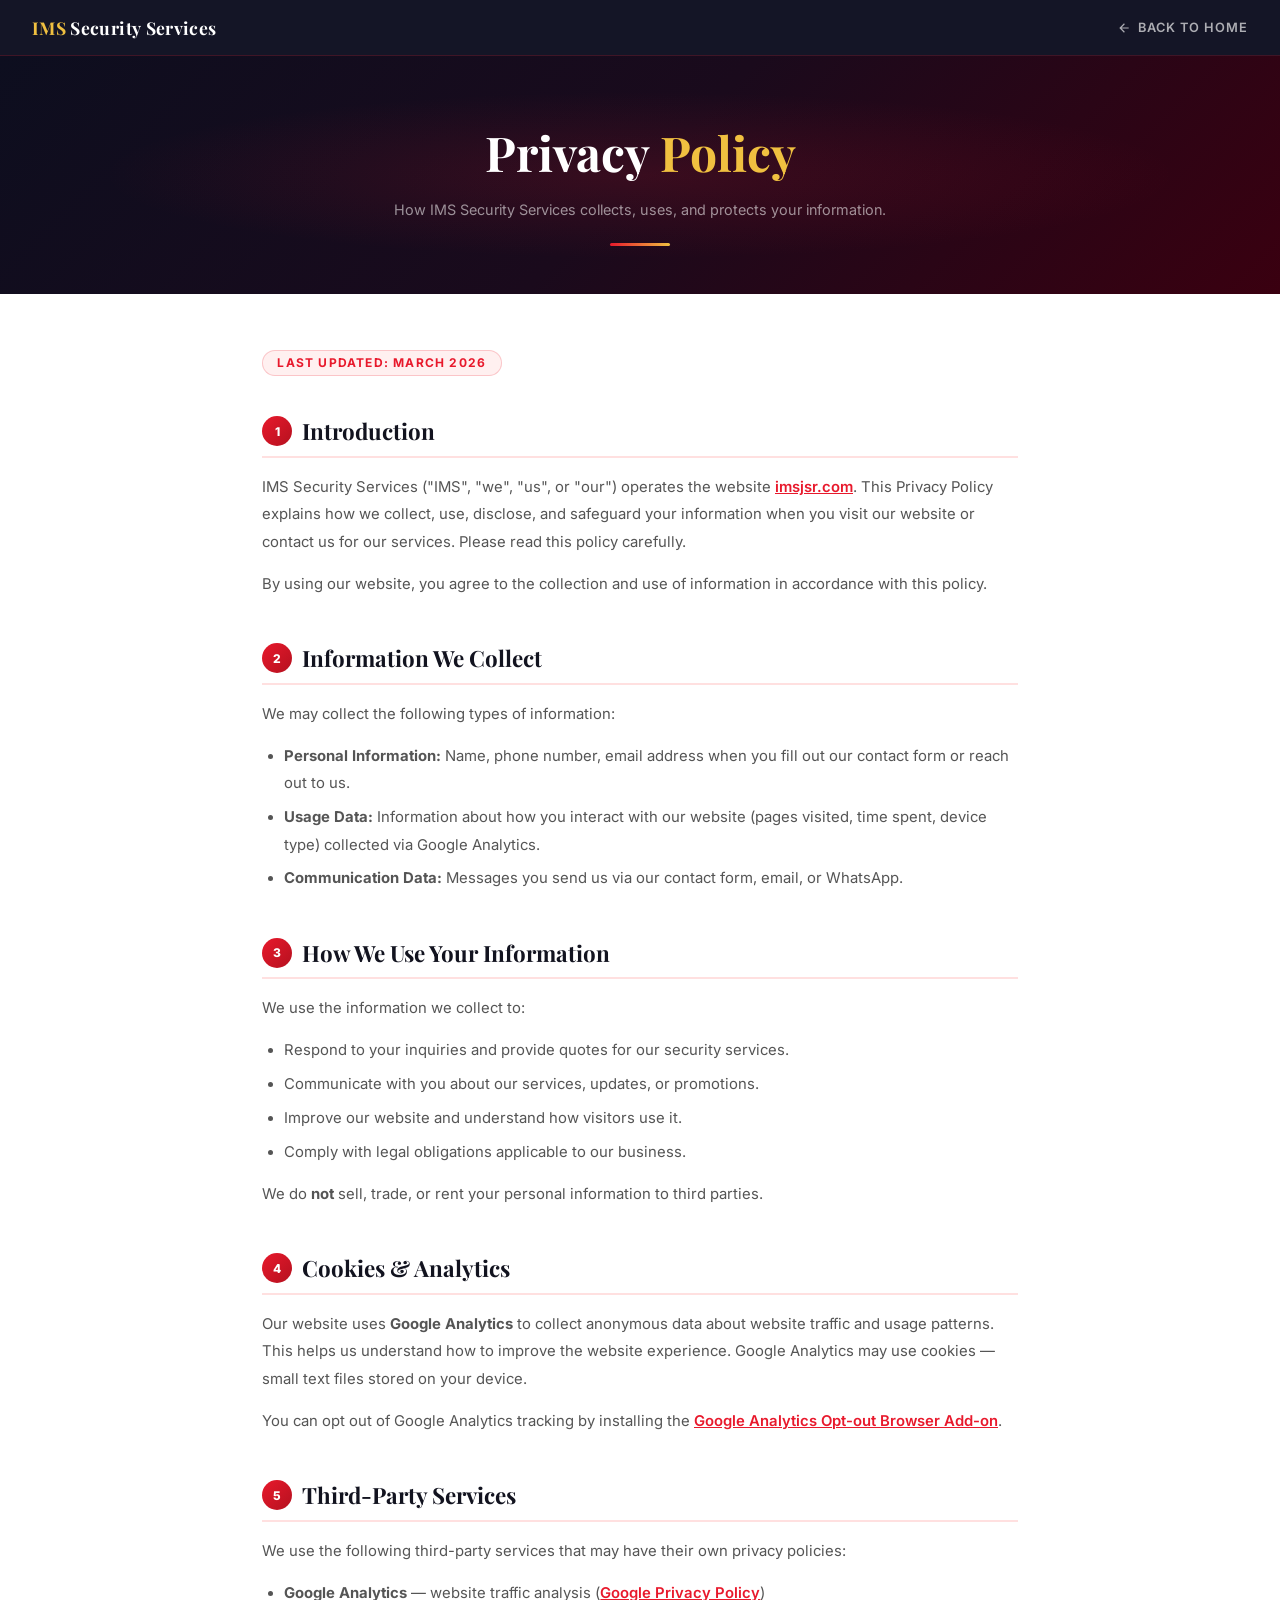
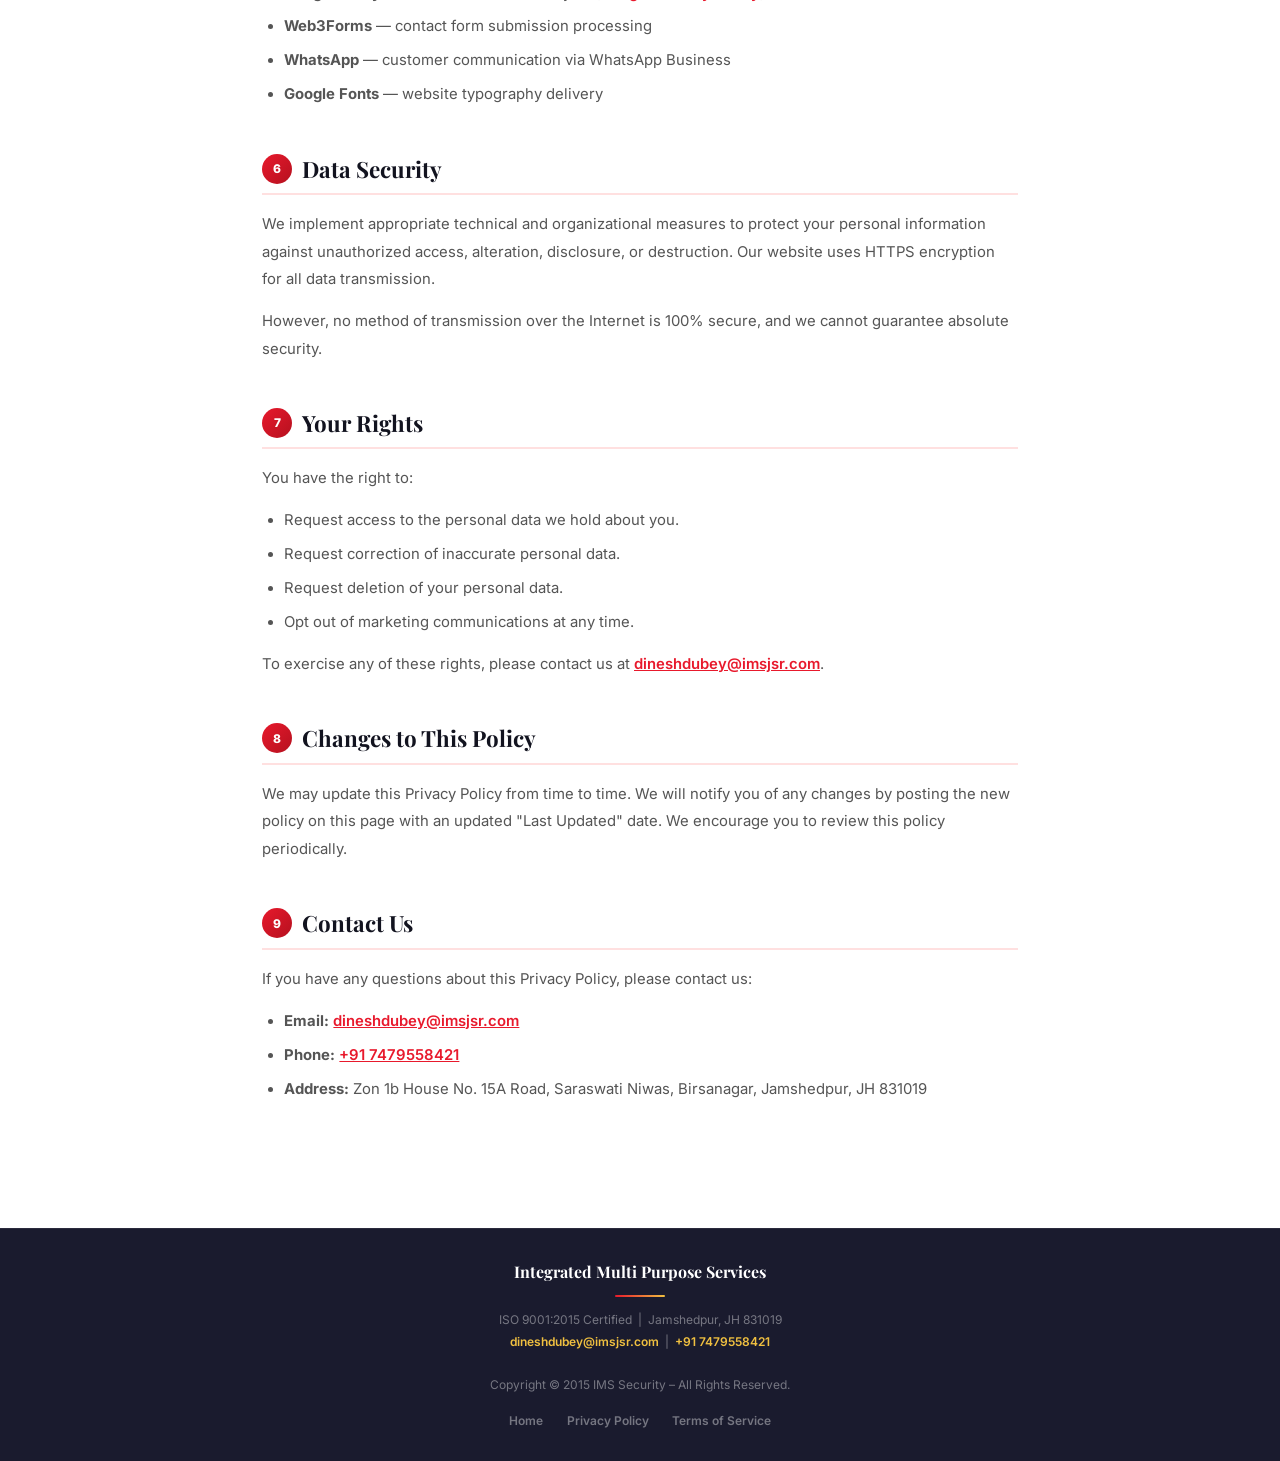
<file: privacy.html>
<!DOCTYPE html>
<html lang="en">
<head>
  <meta charset="UTF-8" />
  <meta name="viewport" content="width=device-width, initial-scale=1.0" />
  <title>Privacy Policy | IMS Security Services</title>
  <meta name="description" content="Privacy Policy for IMS Security Services – how we collect, use, and protect your personal information." />
  <link rel="icon" type="image/png" href="/favicon.png" />
  <link rel="preconnect" href="https://fonts.googleapis.com" />
  <link rel="preconnect" href="https://fonts.gstatic.com" crossorigin />
  <link href="https://fonts.googleapis.com/css2?family=Inter:wght@300;400;500;600;700;800;900&family=Playfair+Display:wght@600;700;800&display=swap" rel="stylesheet" />
  <style>
    *, *::before, *::after { box-sizing: border-box; margin: 0; padding: 0; }
    :root {
      --red: #e8192c; --red-dark: #b5111f; --gold: #f0c040;
      --dark: #12131f; --dark2: #1a1b2e; --text-muted: #6b7280;
      --red-glow: rgba(232,25,44,0.35);
    }
    html { scroll-behavior: smooth; }
    body { font-family: 'Inter', sans-serif; color: #333; background: #fff; }

    /* HEADER */
    header {
      background: rgba(13,14,31,0.97);
      backdrop-filter: blur(20px);
      border-bottom: 1px solid rgba(232,25,44,0.2);
      padding: 1rem 2rem;
      display: flex; align-items: center; justify-content: space-between;
      position: sticky; top: 0; z-index: 100;
    }
    .logo-link {
      font-family: 'Playfair Display', serif;
      font-size: 1.1rem; font-weight: 700;
      color: #fff; text-decoration: none; letter-spacing: .02em;
    }
    .logo-link span { color: var(--gold); }
    .back-link {
      font-size: .8rem; font-weight: 600; color: rgba(255,255,255,0.65);
      text-decoration: none; letter-spacing: .08em; text-transform: uppercase;
      display: flex; align-items: center; gap: .4rem;
      transition: color .2s;
    }
    .back-link:hover { color: var(--gold); }

    /* HERO STRIP */
    .page-hero {
      background: linear-gradient(135deg, #0d0e1f 0%, #1a0a1c 50%, #3a0010 100%);
      padding: 4rem 2rem 3rem;
      text-align: center;
      position: relative; overflow: hidden;
    }
    .page-hero::before {
      content: '';
      position: absolute; inset: 0;
      background: radial-gradient(ellipse 60% 50% at 50% 50%, rgba(232,25,44,0.15) 0%, transparent 70%);
      pointer-events: none;
    }
    .page-hero h1 {
      font-family: 'Playfair Display', serif;
      font-size: clamp(2rem, 5vw, 3rem);
      color: #fff; position: relative; z-index: 1;
    }
    .page-hero h1 span { color: var(--gold); }
    .page-hero p {
      color: rgba(255,255,255,0.55); font-size: .9rem;
      margin-top: .8rem; position: relative; z-index: 1;
    }
    .hero-div {
      width: 60px; height: 3px;
      background: linear-gradient(90deg, var(--red), var(--gold));
      margin: 1.2rem auto 0; border-radius: 3px;
      position: relative; z-index: 1;
    }

    /* CONTENT */
    .content {
      max-width: 820px; margin: 0 auto;
      padding: 3.5rem 2rem 5rem;
    }
    .last-updated {
      display: inline-block;
      background: #fff0f0; color: var(--red);
      font-size: .75rem; font-weight: 700;
      letter-spacing: .1em; text-transform: uppercase;
      padding: .3rem .9rem; border-radius: 50px;
      margin-bottom: 2.5rem;
      border: 1px solid rgba(232,25,44,0.2);
    }

    section { margin-bottom: 2.8rem; }
    h2 {
      font-family: 'Playfair Display', serif;
      font-size: 1.4rem; color: var(--dark);
      margin-bottom: 1rem; padding-bottom: .6rem;
      border-bottom: 2px solid #ffe0e0;
      display: flex; align-items: center; gap: .6rem;
    }
    h2 .num {
      width: 30px; height: 30px; border-radius: 50%;
      background: linear-gradient(135deg, var(--red), var(--red-dark));
      color: #fff; font-size: .75rem; font-weight: 800;
      display: flex; align-items: center; justify-content: center;
      flex-shrink: 0; font-family: 'Inter', sans-serif;
    }
    p { color: #555; line-height: 1.85; font-size: .93rem; margin-bottom: .9rem; }
    ul { padding-left: 1.4rem; margin-bottom: .9rem; }
    li { color: #555; line-height: 1.85; font-size: .93rem; margin-bottom: .4rem; }
    a { color: var(--red); font-weight: 600; }

    /* FOOTER */
    footer {
      background: var(--dark2); padding: 2rem 1.5rem;
      text-align: center; border-top: 1px solid rgba(255,255,255,0.07);
    }
    .footer-logo { font-family:'Playfair Display',serif;font-size:1rem;font-weight:700;color:#fff; }
    .footer-div { width:50px;height:2px;background:linear-gradient(90deg,var(--red),var(--gold));margin:.8rem auto;border-radius:2px; }
    .footer-meta { font-size:.75rem;color:rgba(255,255,255,0.4);line-height:1.8; }
    .footer-meta a { color:var(--gold);text-decoration:none; }
    .footer-links { margin-top:.8rem; }
    .footer-links a { color:rgba(255,255,255,0.4);text-decoration:none;font-size:.75rem;margin:0 .6rem;transition:color .2s; }
    .footer-links a:hover { color:var(--gold); }
  </style>
</head>
<body>

  <header>
    <a href="https://imsjsr.com" class="logo-link"><span>IMS</span> Security Services</a>
    <a href="https://imsjsr.com" class="back-link">
      <svg width="14" height="14" viewBox="0 0 24 24" fill="currentColor"><path d="M20 11H7.83l5.59-5.59L12 4l-8 8 8 8 1.41-1.41L7.83 13H20v-2z"/></svg>
      Back to Home
    </a>
  </header>

  <div class="page-hero">
    <h1>Privacy <span>Policy</span></h1>
    <p>How IMS Security Services collects, uses, and protects your information.</p>
    <div class="hero-div"></div>
  </div>

  <div class="content">
    <div class="last-updated">Last Updated: March 2026</div>

    <section>
      <h2><span class="num">1</span> Introduction</h2>
      <p>IMS Security Services ("IMS", "we", "us", or "our") operates the website <a href="https://imsjsr.com">imsjsr.com</a>. This Privacy Policy explains how we collect, use, disclose, and safeguard your information when you visit our website or contact us for our services. Please read this policy carefully.</p>
      <p>By using our website, you agree to the collection and use of information in accordance with this policy.</p>
    </section>

    <section>
      <h2><span class="num">2</span> Information We Collect</h2>
      <p>We may collect the following types of information:</p>
      <ul>
        <li><strong>Personal Information:</strong> Name, phone number, email address when you fill out our contact form or reach out to us.</li>
        <li><strong>Usage Data:</strong> Information about how you interact with our website (pages visited, time spent, device type) collected via Google Analytics.</li>
        <li><strong>Communication Data:</strong> Messages you send us via our contact form, email, or WhatsApp.</li>
      </ul>
    </section>

    <section>
      <h2><span class="num">3</span> How We Use Your Information</h2>
      <p>We use the information we collect to:</p>
      <ul>
        <li>Respond to your inquiries and provide quotes for our security services.</li>
        <li>Communicate with you about our services, updates, or promotions.</li>
        <li>Improve our website and understand how visitors use it.</li>
        <li>Comply with legal obligations applicable to our business.</li>
      </ul>
      <p>We do <strong>not</strong> sell, trade, or rent your personal information to third parties.</p>
    </section>

    <section>
      <h2><span class="num">4</span> Cookies & Analytics</h2>
      <p>Our website uses <strong>Google Analytics</strong> to collect anonymous data about website traffic and usage patterns. This helps us understand how to improve the website experience. Google Analytics may use cookies — small text files stored on your device.</p>
      <p>You can opt out of Google Analytics tracking by installing the <a href="https://tools.google.com/dlpage/gaoptout" target="_blank">Google Analytics Opt-out Browser Add-on</a>.</p>
    </section>

    <section>
      <h2><span class="num">5</span> Third-Party Services</h2>
      <p>We use the following third-party services that may have their own privacy policies:</p>
      <ul>
        <li><strong>Google Analytics</strong> — website traffic analysis (<a href="https://policies.google.com/privacy" target="_blank">Google Privacy Policy</a>)</li>
        <li><strong>Web3Forms</strong> — contact form submission processing</li>
        <li><strong>WhatsApp</strong> — customer communication via WhatsApp Business</li>
        <li><strong>Google Fonts</strong> — website typography delivery</li>
      </ul>
    </section>

    <section>
      <h2><span class="num">6</span> Data Security</h2>
      <p>We implement appropriate technical and organizational measures to protect your personal information against unauthorized access, alteration, disclosure, or destruction. Our website uses HTTPS encryption for all data transmission.</p>
      <p>However, no method of transmission over the Internet is 100% secure, and we cannot guarantee absolute security.</p>
    </section>

    <section>
      <h2><span class="num">7</span> Your Rights</h2>
      <p>You have the right to:</p>
      <ul>
        <li>Request access to the personal data we hold about you.</li>
        <li>Request correction of inaccurate personal data.</li>
        <li>Request deletion of your personal data.</li>
        <li>Opt out of marketing communications at any time.</li>
      </ul>
      <p>To exercise any of these rights, please contact us at <a href="mailto:dineshdubey@imsjsr.com">dineshdubey@imsjsr.com</a>.</p>
    </section>

    <section>
      <h2><span class="num">8</span> Changes to This Policy</h2>
      <p>We may update this Privacy Policy from time to time. We will notify you of any changes by posting the new policy on this page with an updated "Last Updated" date. We encourage you to review this policy periodically.</p>
    </section>

    <section>
      <h2><span class="num">9</span> Contact Us</h2>
      <p>If you have any questions about this Privacy Policy, please contact us:</p>
      <ul>
        <li><strong>Email:</strong> <a href="mailto:dineshdubey@imsjsr.com">dineshdubey@imsjsr.com</a></li>
        <li><strong>Phone:</strong> <a href="tel:+917479558421">+91 7479558421</a></li>
        <li><strong>Address:</strong> Zon 1b House No. 15A Road, Saraswati Niwas, Birsanagar, Jamshedpur, JH 831019</li>
      </ul>
    </section>
  </div>

  <footer>
    <div class="footer-logo">Integrated Multi Purpose Services</div>
    <div class="footer-div"></div>
    <div class="footer-meta">
      ISO 9001:2015 Certified &nbsp;|&nbsp; Jamshedpur, JH 831019<br>
      <a href="mailto:dineshdubey@imsjsr.com">dineshdubey@imsjsr.com</a> &nbsp;|&nbsp;
      <a href="tel:+917479558421">+91 7479558421</a><br><br>
      Copyright &copy; 2015 IMS Security – All Rights Reserved.
    </div>
    <div class="footer-links">
      <a href="https://imsjsr.com">Home</a>
      <a href="/privacy.html">Privacy Policy</a>
      <a href="/terms.html">Terms of Service</a>
    </div>
  </footer>

</body>
</html>
</file>
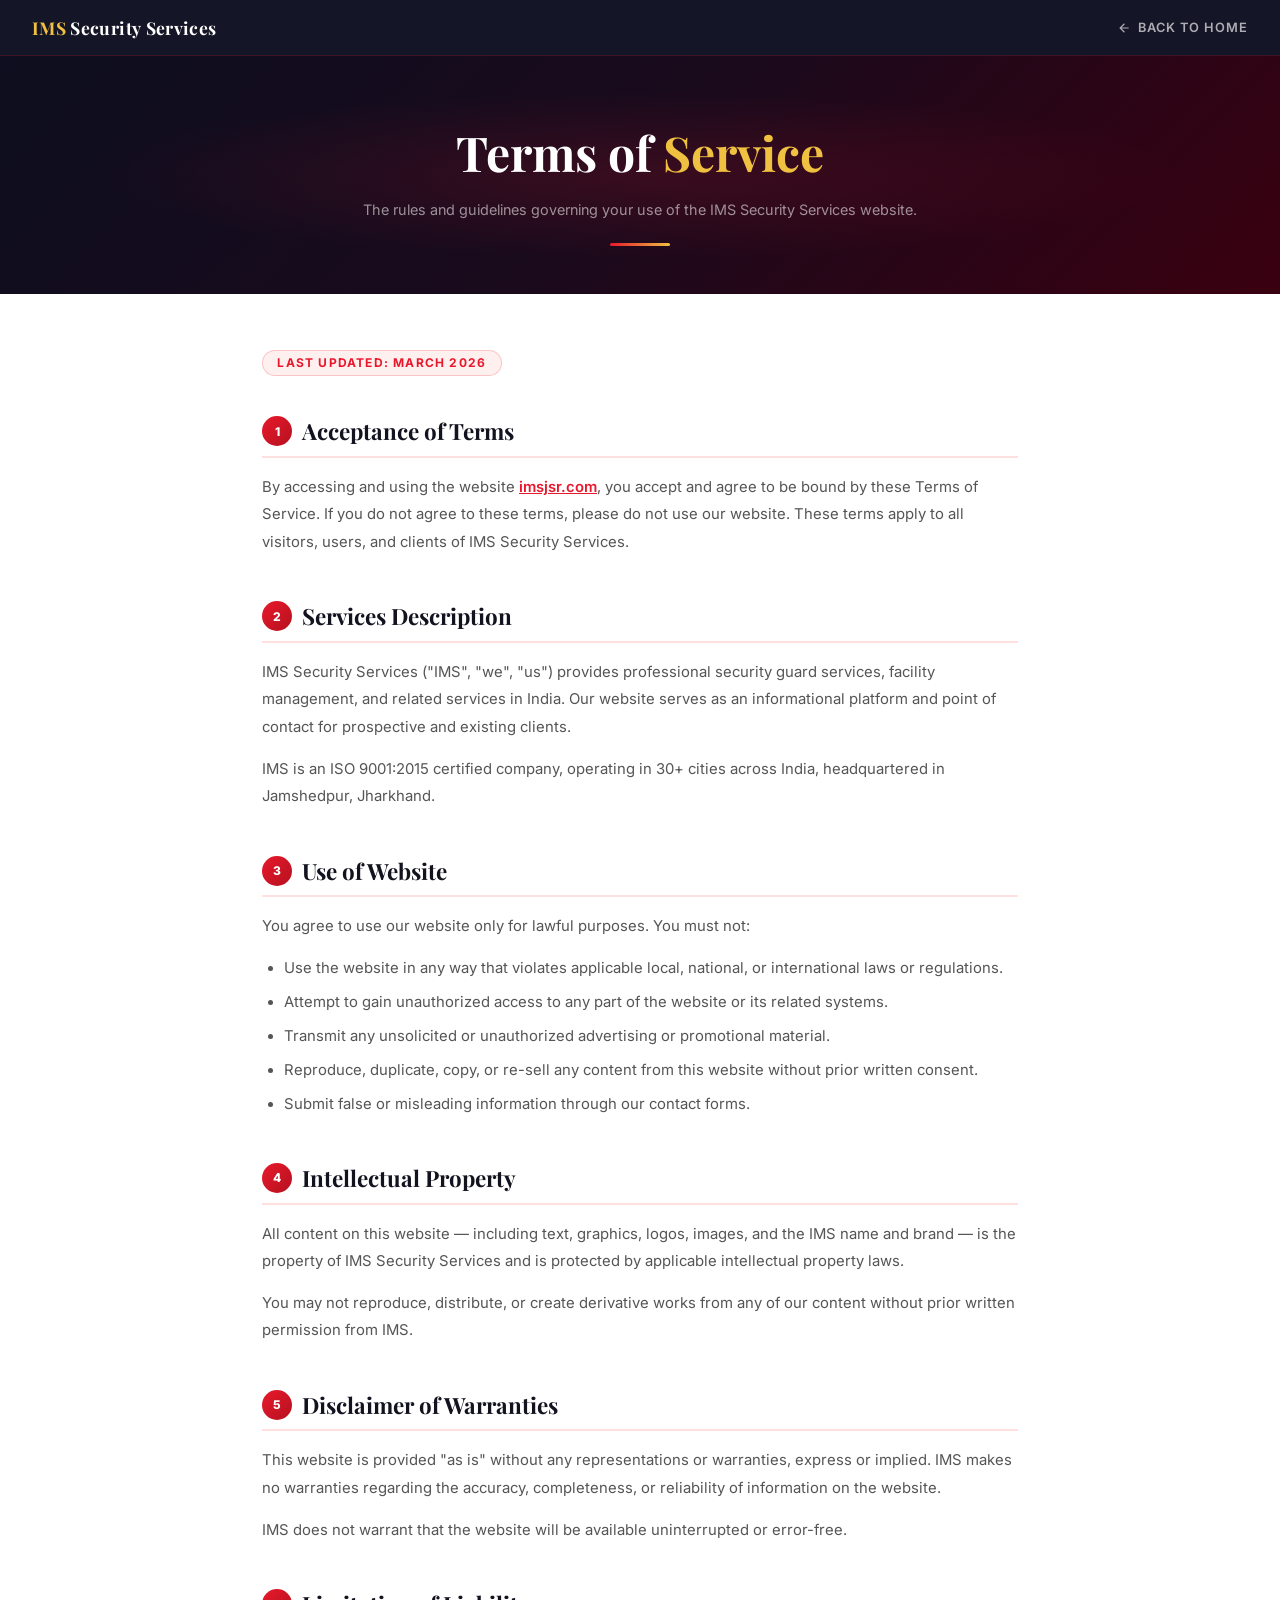
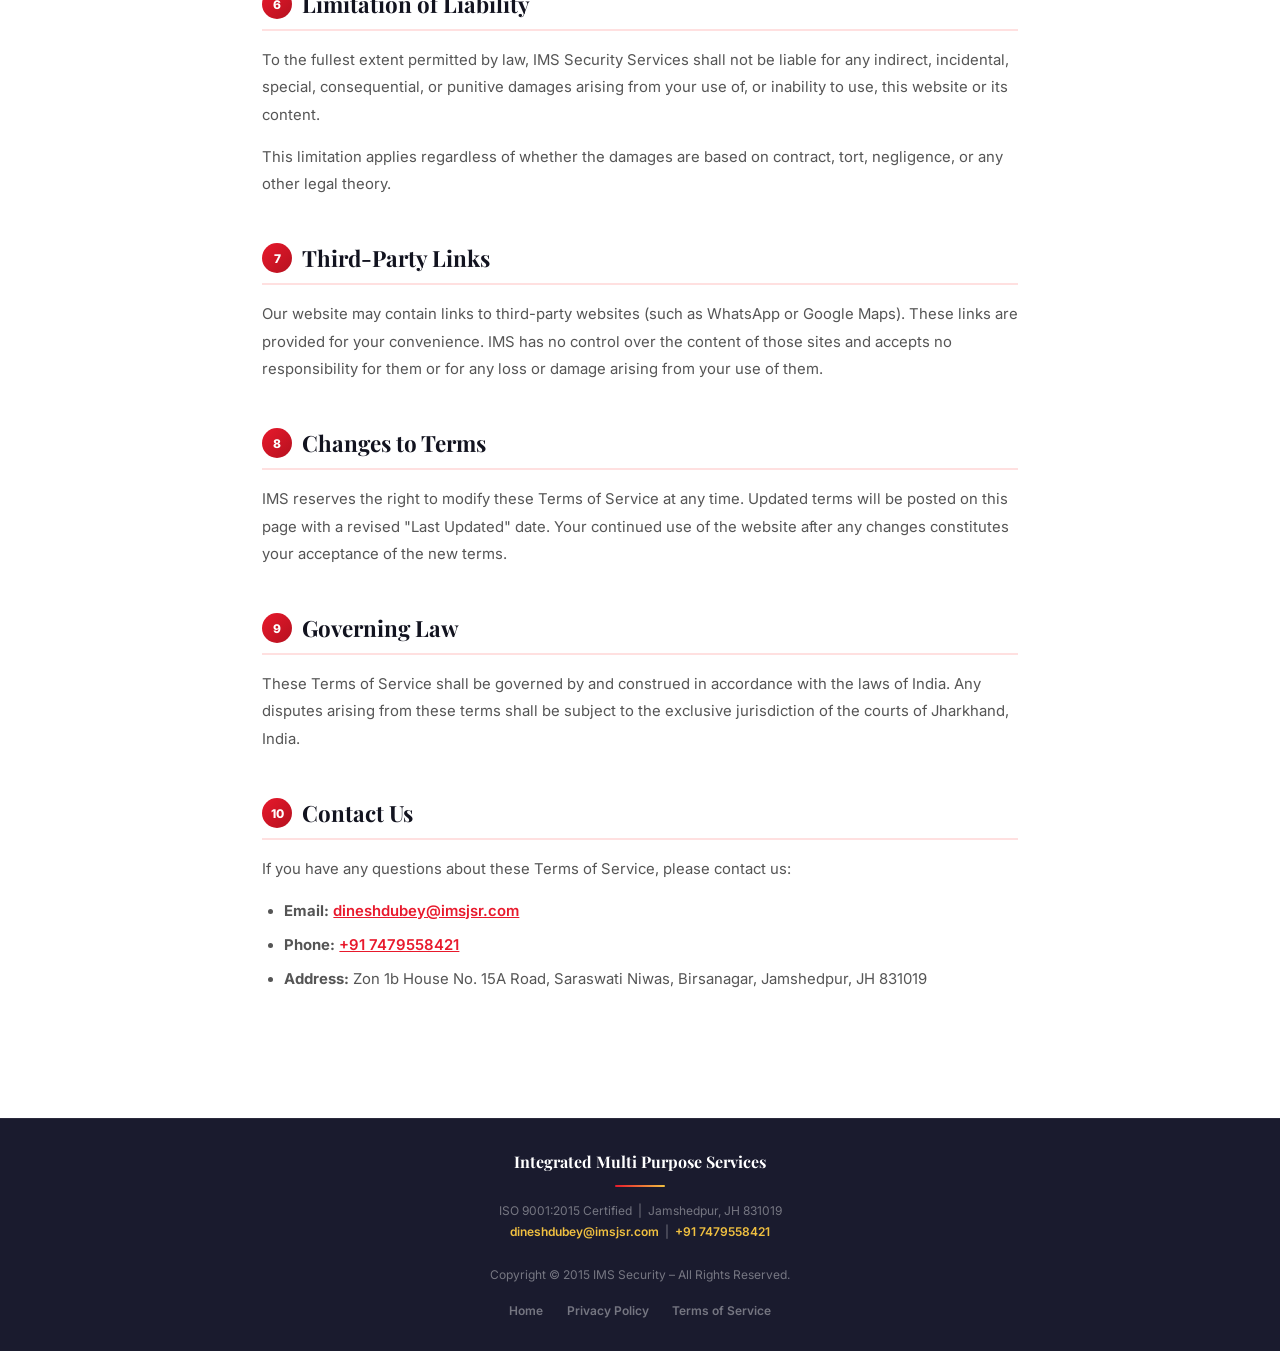
<file: terms.html>
<!DOCTYPE html>
<html lang="en">
<head>
  <meta charset="UTF-8" />
  <meta name="viewport" content="width=device-width, initial-scale=1.0" />
  <title>Terms of Service | IMS Security Services</title>
  <meta name="description" content="Terms of Service for IMS Security Services – the rules and guidelines governing use of our website and services." />
  <link rel="icon" type="image/png" href="/favicon.png" />
  <link rel="preconnect" href="https://fonts.googleapis.com" />
  <link rel="preconnect" href="https://fonts.gstatic.com" crossorigin />
  <link href="https://fonts.googleapis.com/css2?family=Inter:wght@300;400;500;600;700;800;900&family=Playfair+Display:wght@600;700;800&display=swap" rel="stylesheet" />
  <style>
    *, *::before, *::after { box-sizing: border-box; margin: 0; padding: 0; }
    :root {
      --red: #e8192c; --red-dark: #b5111f; --gold: #f0c040;
      --dark: #12131f; --dark2: #1a1b2e; --text-muted: #6b7280;
    }
    html { scroll-behavior: smooth; }
    body { font-family: 'Inter', sans-serif; color: #333; background: #fff; }
    header {
      background: rgba(13,14,31,0.97); backdrop-filter: blur(20px);
      border-bottom: 1px solid rgba(232,25,44,0.2);
      padding: 1rem 2rem; display: flex; align-items: center; justify-content: space-between;
      position: sticky; top: 0; z-index: 100;
    }
    .logo-link {
      font-family: 'Playfair Display', serif; font-size: 1.1rem; font-weight: 700;
      color: #fff; text-decoration: none; letter-spacing: .02em;
    }
    .logo-link span { color: var(--gold); }
    .back-link {
      font-size: .8rem; font-weight: 600; color: rgba(255,255,255,0.65);
      text-decoration: none; letter-spacing: .08em; text-transform: uppercase;
      display: flex; align-items: center; gap: .4rem; transition: color .2s;
    }
    .back-link:hover { color: var(--gold); }
    .page-hero {
      background: linear-gradient(135deg, #0d0e1f 0%, #1a0a1c 50%, #3a0010 100%);
      padding: 4rem 2rem 3rem; text-align: center;
      position: relative; overflow: hidden;
    }
    .page-hero::before {
      content: ''; position: absolute; inset: 0;
      background: radial-gradient(ellipse 60% 50% at 50% 50%, rgba(232,25,44,0.15) 0%, transparent 70%);
      pointer-events: none;
    }
    .page-hero h1 {
      font-family: 'Playfair Display', serif;
      font-size: clamp(2rem, 5vw, 3rem); color: #fff; position: relative; z-index: 1;
    }
    .page-hero h1 span { color: var(--gold); }
    .page-hero p { color: rgba(255,255,255,0.55); font-size: .9rem; margin-top: .8rem; position: relative; z-index: 1; }
    .hero-div { width:60px;height:3px;background:linear-gradient(90deg,var(--red),var(--gold));margin:1.2rem auto 0;border-radius:3px;position:relative;z-index:1; }
    .content { max-width: 820px; margin: 0 auto; padding: 3.5rem 2rem 5rem; }
    .last-updated {
      display: inline-block; background: #fff0f0; color: var(--red);
      font-size: .75rem; font-weight: 700; letter-spacing: .1em; text-transform: uppercase;
      padding: .3rem .9rem; border-radius: 50px; margin-bottom: 2.5rem;
      border: 1px solid rgba(232,25,44,0.2);
    }
    section { margin-bottom: 2.8rem; }
    h2 {
      font-family: 'Playfair Display', serif; font-size: 1.4rem; color: var(--dark);
      margin-bottom: 1rem; padding-bottom: .6rem; border-bottom: 2px solid #ffe0e0;
      display: flex; align-items: center; gap: .6rem;
    }
    h2 .num {
      width:30px;height:30px;border-radius:50%;
      background:linear-gradient(135deg,var(--red),var(--red-dark));
      color:#fff;font-size:.75rem;font-weight:800;
      display:flex;align-items:center;justify-content:center;
      flex-shrink:0;font-family:'Inter',sans-serif;
    }
    p { color: #555; line-height: 1.85; font-size: .93rem; margin-bottom: .9rem; }
    ul { padding-left: 1.4rem; margin-bottom: .9rem; }
    li { color: #555; line-height: 1.85; font-size: .93rem; margin-bottom: .4rem; }
    a { color: var(--red); font-weight: 600; }
    footer { background:var(--dark2);padding:2rem 1.5rem;text-align:center;border-top:1px solid rgba(255,255,255,0.07); }
    .footer-logo { font-family:'Playfair Display',serif;font-size:1rem;font-weight:700;color:#fff; }
    .footer-div { width:50px;height:2px;background:linear-gradient(90deg,var(--red),var(--gold));margin:.8rem auto;border-radius:2px; }
    .footer-meta { font-size:.75rem;color:rgba(255,255,255,0.4);line-height:1.8; }
    .footer-meta a { color:var(--gold);text-decoration:none; }
    .footer-links { margin-top:.8rem; }
    .footer-links a { color:rgba(255,255,255,0.4);text-decoration:none;font-size:.75rem;margin:0 .6rem;transition:color .2s; }
    .footer-links a:hover { color:var(--gold); }
  </style>
</head>
<body>

  <header>
    <a href="https://imsjsr.com" class="logo-link"><span>IMS</span> Security Services</a>
    <a href="https://imsjsr.com" class="back-link">
      <svg width="14" height="14" viewBox="0 0 24 24" fill="currentColor"><path d="M20 11H7.83l5.59-5.59L12 4l-8 8 8 8 1.41-1.41L7.83 13H20v-2z"/></svg>
      Back to Home
    </a>
  </header>

  <div class="page-hero">
    <h1>Terms of <span>Service</span></h1>
    <p>The rules and guidelines governing your use of the IMS Security Services website.</p>
    <div class="hero-div"></div>
  </div>

  <div class="content">
    <div class="last-updated">Last Updated: March 2026</div>

    <section>
      <h2><span class="num">1</span> Acceptance of Terms</h2>
      <p>By accessing and using the website <a href="https://imsjsr.com">imsjsr.com</a>, you accept and agree to be bound by these Terms of Service. If you do not agree to these terms, please do not use our website. These terms apply to all visitors, users, and clients of IMS Security Services.</p>
    </section>

    <section>
      <h2><span class="num">2</span> Services Description</h2>
      <p>IMS Security Services ("IMS", "we", "us") provides professional security guard services, facility management, and related services in India. Our website serves as an informational platform and point of contact for prospective and existing clients.</p>
      <p>IMS is an ISO 9001:2015 certified company, operating in 30+ cities across India, headquartered in Jamshedpur, Jharkhand.</p>
    </section>

    <section>
      <h2><span class="num">3</span> Use of Website</h2>
      <p>You agree to use our website only for lawful purposes. You must not:</p>
      <ul>
        <li>Use the website in any way that violates applicable local, national, or international laws or regulations.</li>
        <li>Attempt to gain unauthorized access to any part of the website or its related systems.</li>
        <li>Transmit any unsolicited or unauthorized advertising or promotional material.</li>
        <li>Reproduce, duplicate, copy, or re-sell any content from this website without prior written consent.</li>
        <li>Submit false or misleading information through our contact forms.</li>
      </ul>
    </section>

    <section>
      <h2><span class="num">4</span> Intellectual Property</h2>
      <p>All content on this website — including text, graphics, logos, images, and the IMS name and brand — is the property of IMS Security Services and is protected by applicable intellectual property laws.</p>
      <p>You may not reproduce, distribute, or create derivative works from any of our content without prior written permission from IMS.</p>
    </section>

    <section>
      <h2><span class="num">5</span> Disclaimer of Warranties</h2>
      <p>This website is provided "as is" without any representations or warranties, express or implied. IMS makes no warranties regarding the accuracy, completeness, or reliability of information on the website.</p>
      <p>IMS does not warrant that the website will be available uninterrupted or error-free.</p>
    </section>

    <section>
      <h2><span class="num">6</span> Limitation of Liability</h2>
      <p>To the fullest extent permitted by law, IMS Security Services shall not be liable for any indirect, incidental, special, consequential, or punitive damages arising from your use of, or inability to use, this website or its content.</p>
      <p>This limitation applies regardless of whether the damages are based on contract, tort, negligence, or any other legal theory.</p>
    </section>

    <section>
      <h2><span class="num">7</span> Third-Party Links</h2>
      <p>Our website may contain links to third-party websites (such as WhatsApp or Google Maps). These links are provided for your convenience. IMS has no control over the content of those sites and accepts no responsibility for them or for any loss or damage arising from your use of them.</p>
    </section>

    <section>
      <h2><span class="num">8</span> Changes to Terms</h2>
      <p>IMS reserves the right to modify these Terms of Service at any time. Updated terms will be posted on this page with a revised "Last Updated" date. Your continued use of the website after any changes constitutes your acceptance of the new terms.</p>
    </section>

    <section>
      <h2><span class="num">9</span> Governing Law</h2>
      <p>These Terms of Service shall be governed by and construed in accordance with the laws of India. Any disputes arising from these terms shall be subject to the exclusive jurisdiction of the courts of Jharkhand, India.</p>
    </section>

    <section>
      <h2><span class="num">10</span> Contact Us</h2>
      <p>If you have any questions about these Terms of Service, please contact us:</p>
      <ul>
        <li><strong>Email:</strong> <a href="mailto:dineshdubey@imsjsr.com">dineshdubey@imsjsr.com</a></li>
        <li><strong>Phone:</strong> <a href="tel:+917479558421">+91 7479558421</a></li>
        <li><strong>Address:</strong> Zon 1b House No. 15A Road, Saraswati Niwas, Birsanagar, Jamshedpur, JH 831019</li>
      </ul>
    </section>
  </div>

  <footer>
    <div class="footer-logo">Integrated Multi Purpose Services</div>
    <div class="footer-div"></div>
    <div class="footer-meta">
      ISO 9001:2015 Certified &nbsp;|&nbsp; Jamshedpur, JH 831019<br>
      <a href="mailto:dineshdubey@imsjsr.com">dineshdubey@imsjsr.com</a> &nbsp;|&nbsp;
      <a href="tel:+917479558421">+91 7479558421</a><br><br>
      Copyright &copy; 2015 IMS Security – All Rights Reserved.
    </div>
    <div class="footer-links">
      <a href="https://imsjsr.com">Home</a>
      <a href="/privacy.html">Privacy Policy</a>
      <a href="/terms.html">Terms of Service</a>
    </div>
  </footer>

</body>
</html>
</file>
